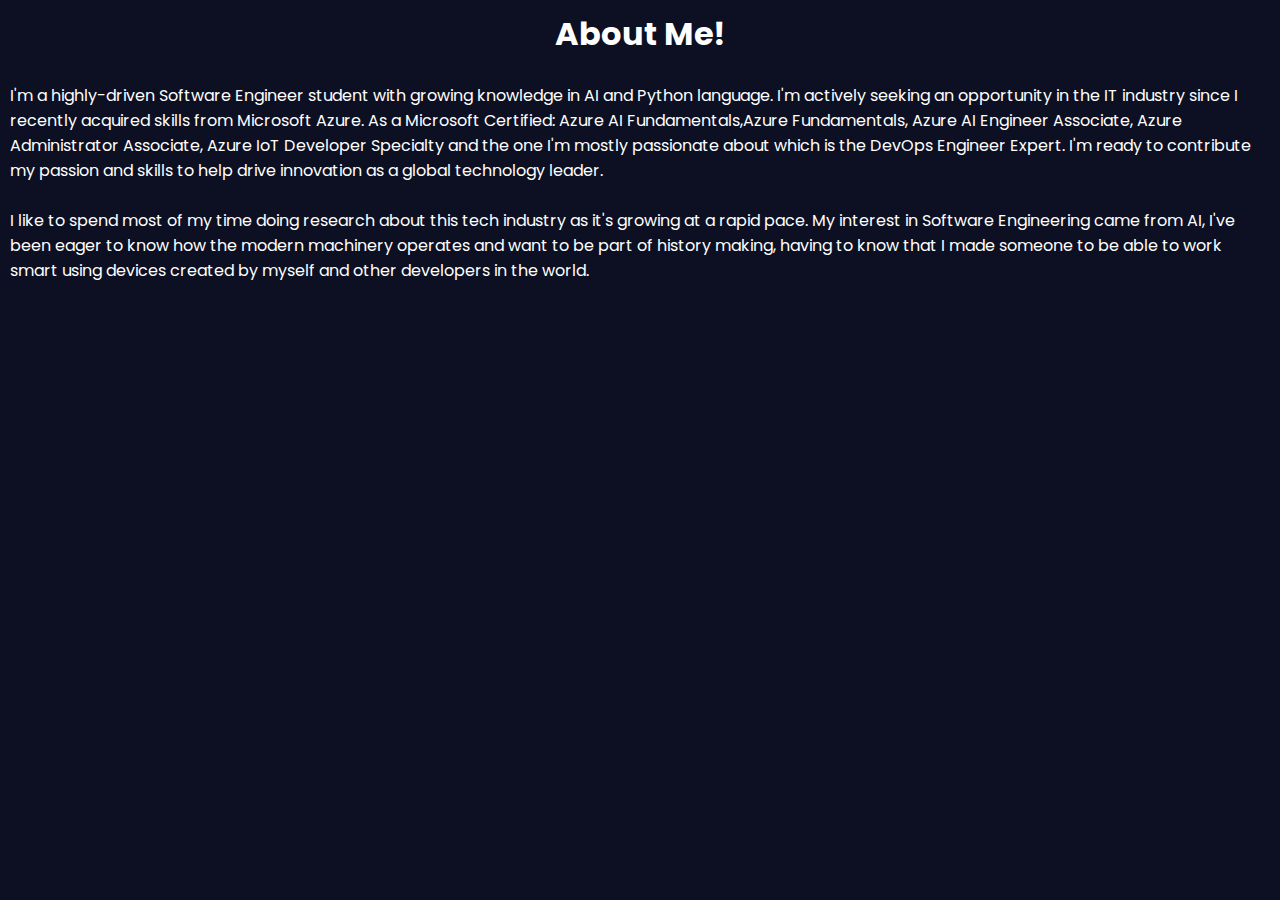
<file: about.html>
<!DOCTYPE html>
<html lang="en">
<head>
    <meta name="viewport" content="width=device-width, initial-scale=1.0">
    <title>About</title>
    <link rel="stylesheet" href="https://cdnjs.cloudflare.com/ajax/libs/font-awesome/4.7.0/css/font-awesome.css"
     integrity="sha512-5A8nwdMOWrSz20fDsjczgUidUBR8liPYU+WymTZP1lmY9G6Oc7HlZv156XqnsgNUzTyMefFTcsFH/tnJE/+xBg=="
     crossorigin="anonymous" referrerpolicy="no-referrer" />

    <style>
        @import url('https://fonts.googleapis.com/css2?family=Poppins:wght@300;400;500;600;700;800;900&display=swap');

        * {
            margin: 0;
            padding: 0;
            box-sizing: border-box;
            font-family: 'Poppins', sans-serif;
        }
        body {
            background: #0c1022;
            color: #fff;
            font-size: 16px;
            margin: 10px;
        }
        body h1 {
            text-align: center;
        }
    </style>
</head>
    
<body>
    <h1>About Me!</h1>
    <br>
    <ul>
        <li>
            I'm a highly-driven Software Engineer student with growing knowledge in AI and Python language.
            I'm actively seeking an opportunity in the IT industry since I recently acquired skills from Microsoft Azure.
            As a Microsoft Certified: Azure AI Fundamentals,Azure Fundamentals, Azure AI Engineer Associate, 
            Azure Administrator Associate, Azure IoT Developer Specialty and the one I'm mostly passionate about
            which is the DevOps Engineer Expert. I'm ready to contribute my passion and skills to help drive innovation 
            as a global technology leader.
        </li>
        <br>
        <li>
            I like to spend most of my time doing research about this tech industry as it's growing at a rapid pace. My
            interest in Software Engineering came from AI, I've been eager to know how the modern machinery operates and want 
            to be part of history making, having to know that I made someone to be able to work smart using devices created 
            by myself and other developers in the world.  
        </li>
    </ul>
    
</body>
</html>
</file>
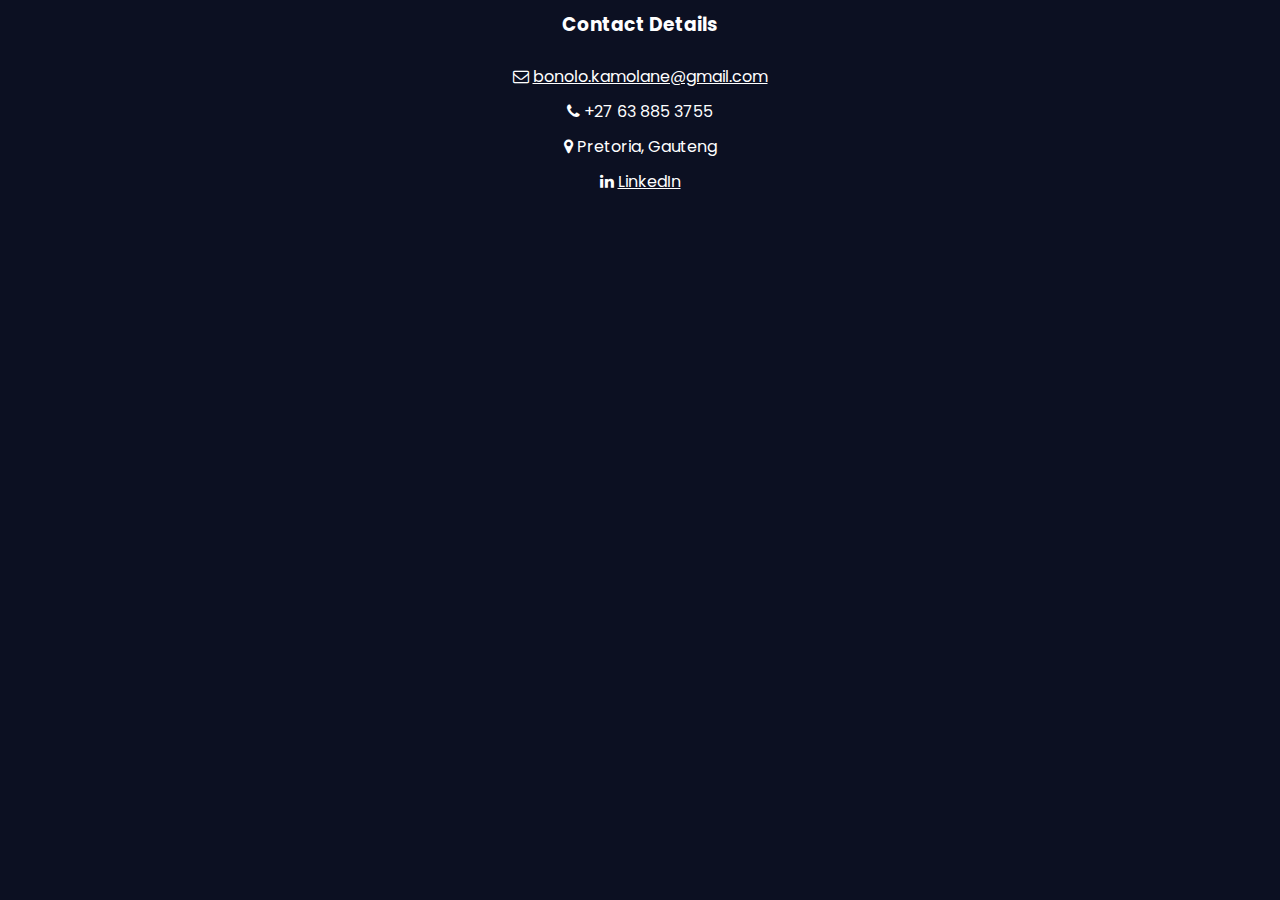
<file: contact.html>
<!DOCTYPE html>
<html lang="en">
<head>
    <meta name="viewport" content="width=device-width, initial-scale=1.0">
    <title>Contact</title>
    <link rel="stylesheet" href="https://cdnjs.cloudflare.com/ajax/libs/font-awesome/4.7.0/css/font-awesome.css"
     integrity="sha512-5A8nwdMOWrSz20fDsjczgUidUBR8liPYU+WymTZP1lmY9G6Oc7HlZv156XqnsgNUzTyMefFTcsFH/tnJE/+xBg=="
     crossorigin="anonymous" referrerpolicy="no-referrer" />
    
    <style>
        @import url('https://fonts.googleapis.com/css2?family=Poppins:wght@300;400;500;600;700;800;900&display=swap');

        * {
            margin: 0;
            padding: 0;
            box-sizing: border-box;
            font-family: 'Poppins', sans-serif;
        }
        body {
            background: #0c1022;
            color: #fff;
            font-size: 16px;
            margin: 10px;
            text-align: center;
        }
        body li {
            margin-bottom: 10px;
        }
        body a {
            color: #fff;
        }
    </style>
</head>

<body>
    <h3 class="title">Contact Details</h3>
    <br>
    <ul>
        <li>
            <span class="icon"><i class="fa fa-envelope-o" aria-hidden="true"></i></span>
            <span class="email"><a href="mailto:bonolo.kamolane@gmail.com">bonolo.kamolane@gmail.com</a></span>
        </li>
        <li>
            <span class="icon"><i class="fa fa-phone" aria-hidden="true"></i></span>
            <span class="phone">+27 63 885 3755</span>
        </li>
        <li>
            <span class="icon"><i class="fa fa-map-marker" aria-hidden="true"></i></span>
            <span class="location">Pretoria, Gauteng</span>
        </li>
        <li>
            <span class="icon"><i class="fa fa-linkedin" aria-hidden="true"></i></span>
            <span class="linkedin"><a href="https://www.linkedin.com/in/bonolo-gaosenkwe-582528267/">LinkedIn</a></span>
        </li>
    </ul>
</body>
</html>
</file>
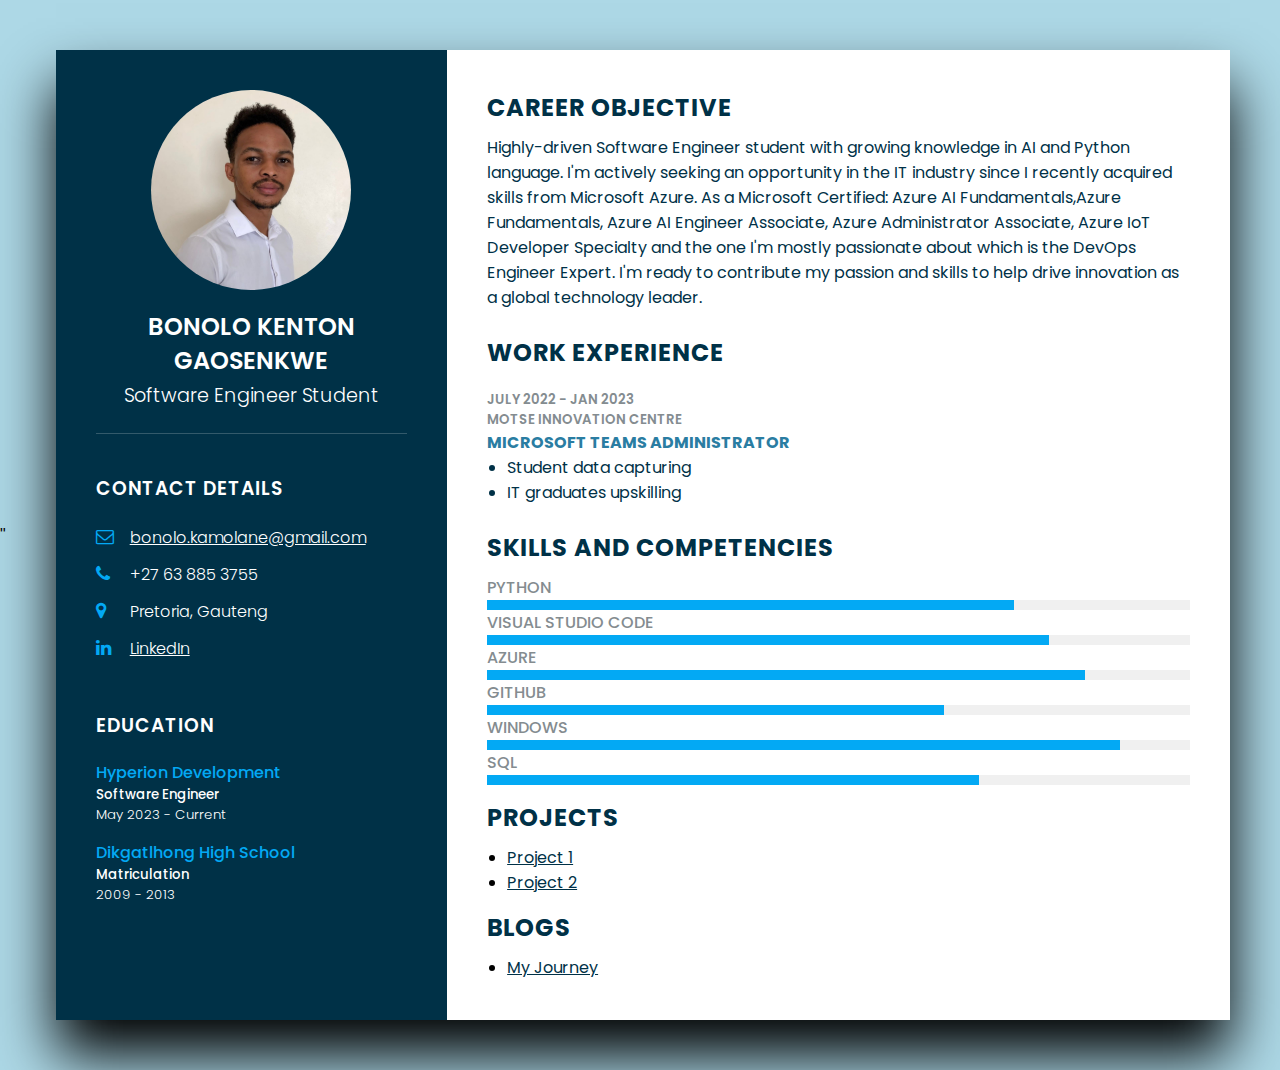
<file: cv.html>
<!DOCTYPE html>
<html lang="en">
<head>
    <meta name="viewport" content="width=device-width, initial-scale=1.0">
    <title>My Online Resume</title>
    <link rel="stylesheet" href="https://cdnjs.cloudflare.com/ajax/libs/font-awesome/4.7.0/css/font-awesome.css"
     integrity="sha512-5A8nwdMOWrSz20fDsjczgUidUBR8liPYU+WymTZP1lmY9G6Oc7HlZv156XqnsgNUzTyMefFTcsFH/tnJE/+xBg=="
     crossorigin="anonymous" referrerpolicy="no-referrer" />"
    <link rel="stylesheet" href="resume.css">
</head>
<body>
    <div class="container">
        <div class="left_side">
            <div class="profileText">
                <div class="imageBx">
                    <img src="Bonolo.jpg" alt="Bonolo">
                </div>
                <h2>BONOLO KENTON GAOSENKWE<br><span>Software Engineer Student</span></h2>
            </div>

            <div class="contact-details">
                <h3 class="title">Contact Details</h3>
                <ul>
                    <li>
                        <span class="icon"><i class="fa fa-envelope-o" aria-hidden="true"></i></span>
                        <span class="email"><a href="mailto:bonolo.kamolane@gmail.com">bonolo.kamolane@gmail.com</a></span>
                    </li>
                    <li>
                        <span class="icon"><i class="fa fa-phone" aria-hidden="true"></i></span>
                        <span class="phone">+27 63 885 3755</span>
                    </li>
                    <li>
                        <span class="icon"><i class="fa fa-map-marker" aria-hidden="true"></i></span>
                        <span class="location">Pretoria, Gauteng</span>
                    </li>
                    <li>
                        <span class="icon"><i class="fa fa-linkedin" aria-hidden="true"></i></span>
                        <span class="linkedin"><a href="https://www.linkedin.com/in/bonolo-gaosenkwe-582528267/">LinkedIn</a></span>
                    </li>
                </ul>
            </div>

            <div class="contact-details education">
                <h3 class="title">EDUCATION</h3>
                <ul>
                    <li>
                        <h4>Hyperion Development</h4>
                        <h5>Software Engineer</h5>
                        <h5>May 2023 - Current</h5>
                    </li>
                    <li>
                        <h4>Dikgatlhong High School</h4>
                        <h5>Matriculation</h5>
                        <h5>2009 - 2013</h5>
                    </li>
                </ul>
            </div>
        </div>

        <div class="right_side">
            <div class="about">
                <h2 class="title2">CAREER OBJECTIVE</h2>
                <p>Highly-driven Software Engineer student with growing knowledge in AI and Python language.
                    I'm actively seeking an opportunity in the IT industry since I recently acquired skills
                    from Microsoft Azure. As a Microsoft Certified: Azure AI Fundamentals,Azure Fundamentals,
                    Azure AI Engineer Associate, Azure Administrator Associate, Azure IoT Developer Specialty
                    and the one I'm mostly passionate about which is the DevOps Engineer Expert. I'm ready to
                    contribute my passion and skills to help drive innovation as a global technology leader.     
                </p>
            </div>
            
            <div class="about">
                <h2 class="title2">WORK EXPERIENCE</h2>
                <div class="box">
                    <div class="company_year">
                        <h5>July 2022 - Jan 2023</h5>
                        <h5>Motse Innovation Centre</h5>
                        <div class="occupation">
                            <h4>Microsoft Teams Administrator</h4>
                            <ul>
                                <li>Student data capturing</li>
                                <li>IT graduates upskilling</li>
                            </ul>
                        </div>  
                    </div>
                </div>
            </div>
            
            <div class="skills-competencies">
                <h2 class="title2">SKILLS AND COMPETENCIES</h2>
                <div class="box">
                    <h4>Python</h4>
                    <div class="percent">
                        <div style="width: 75%;"></div>
                    </div>
                </div>
                <div class="box">
                    <h4>Visual Studio Code</h4>
                    <div class="percent">
                        <div style="width: 80%;"></div>
                    </div>
                </div>
                <div class="box">
                    <h4>Azure</h4>
                    <div class="percent">
                        <div style="width: 85%;"></div>
                    </div>
                </div>
                <div class="box">
                    <h4>GitHub</h4>
                    <div class="percent">
                        <div style="width: 65%;"></div>
                    </div>
                </div>
                <div class="box">
                    <h4>Windows</h4>
                    <div class="percent">
                        <div style="width: 90%;"></div>
                    </div>
                </div>
                <div class="box">
                    <h4>SQL</h4>
                    <div class="percent">
                        <div style="width: 70%;"></div>
                    </div>
                </div>
            </div>
            
            <div class="projects">
                <h2 class="title2">PROJECTS</h2>
                <div class="box">
                    <ul>
                        <li><a href="https://github.com/Kenton961129/Project1">Project 1</a></li>
                        <li><a href="https://github.com/Kenton961129/Project2">Project 2</a></li>
                    </ul>
                </div>
            </div>
            
            <div class="blogs">
                <h2 class="title2">BLOGS</h2>
                <ul>
                    <li><a href="https://myjourney.com/journey">My Journey</a></li>
                </ul>
            </div>
        </div>
    </div>
</body>
</html>

<!--https://www.w3schools.com/cssref/pr_grid.php
https://developer.mozilla.org/en-US/docs/Learn/CSS/Building_blocks
https://www.w3.org/Style/Examples/007/center.en.html
https://developer.mozilla.org/en-US/docs/Learn/CSS/CSS_layout/Responsive_Design
-->
</file>
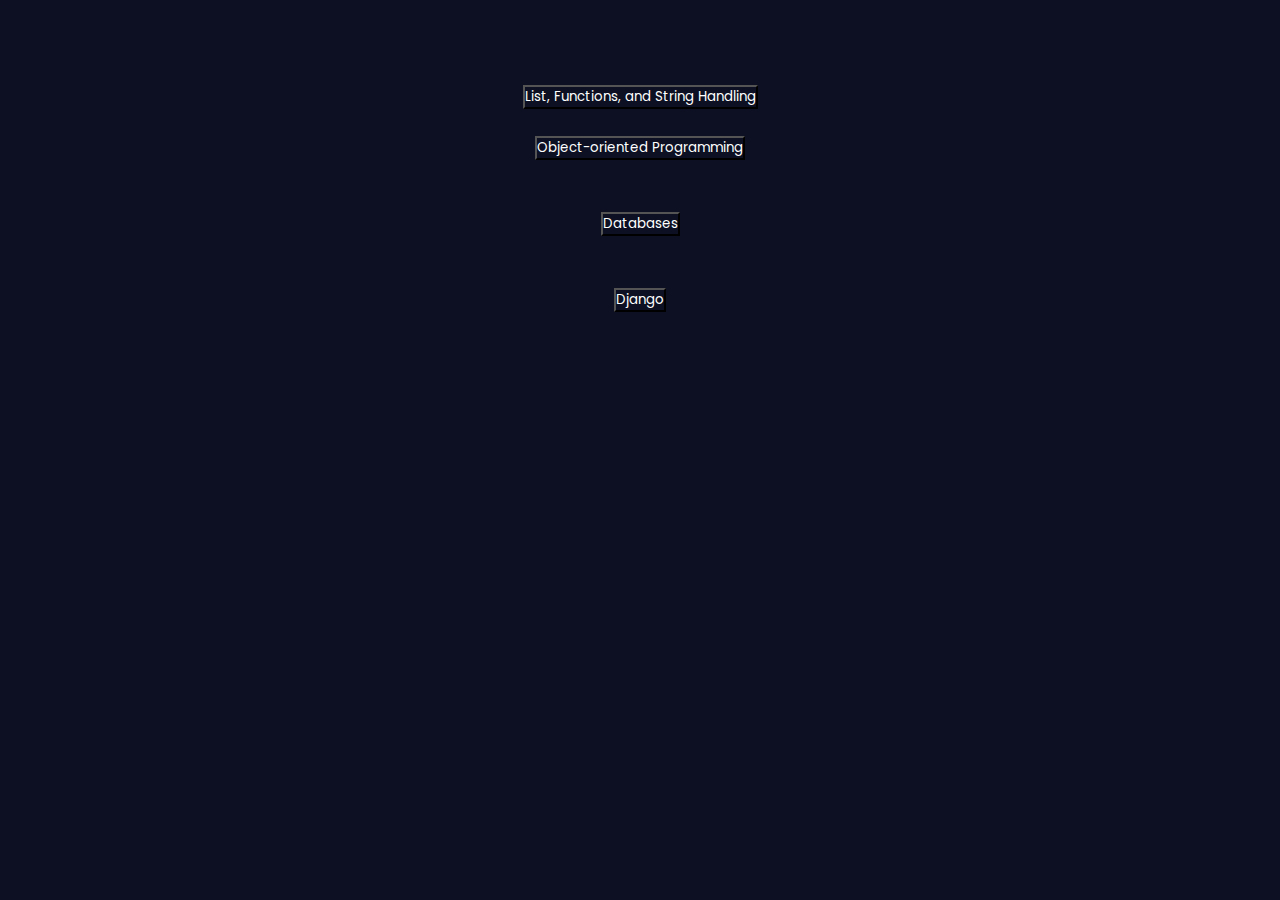
<file: projects.html>
<!DOCTYPE html>
<html lang="en">
<head>
    <meta name="viewport" content="width=device-width, initial-scale=1.0">
    <link href="https://cdn.jsdelivr.net/npm/bootstrap@5.3.0/dist/css/bootstrap.min.css" 
     rel="stylesheet" integrity="sha384-9ndCyUaIbzAi2FUVXJi0CjmCapSmO7SnpJef0486qhLnuZ2cdeRhO02iuK6FUUVM" 
     crossorigin="anonymous">
    <title>Projects</title>
    <link rel="stylesheet" href="https://cdnjs.cloudflare.com/ajax/libs/font-awesome/4.7.0/css/font-awesome.css"
     integrity="sha512-5A8nwdMOWrSz20fDsjczgUidUBR8liPYU+WymTZP1lmY9G6Oc7HlZv156XqnsgNUzTyMefFTcsFH/tnJE/+xBg=="
     crossorigin="anonymous" referrerpolicy="no-referrer" />

    <style>
        @import url('https://fonts.googleapis.com/css2?family=Poppins:wght@300;400;500;600;700;800;900&display=swap');

        * {
            margin: 0;
            padding: 0;
            box-sizing: border-box;
            font-family: 'Poppins', sans-serif;
        }
        body {
            background: #0c1022;
            color: #0c1022;
            font-size: 16px;
            margin: 10px;
            text-align: center;
        }
        .btn-custom {
            background-color: #0c1022;
            color: #fff;
        }
    </style>
</head>

<body>
    <div data-bs-spy="scroll" data-bs-target="" data-bs-root-margin="0px 0px -40%" data-bs-smooth-scroll="true" class="scrollspy-example bg-body-tertiary p-3 rounded-2" tabindex="0">
        <h1>Projects</h1>
        <br>
        <div class="d-grid gap-2">
            <a href="https://github.com/username/project-1">
                <button class="btn btn-custom" type="button">List, Functions, and String Handling</button>
            </a>
            <p>This program is for a small business that can help it to manage tasks assigned to each member of the team.</p>
            
            <a href="https://github.com/username/project-2">
                <button class="btn btn-custom" type="button">Object-oriented Programming</button>
            </a>
            <p>This project is could be used for a real-world problem. Managing a warehouse like perfoming stock-taking,
               to optimise your delivery time and for improved organisation.</p>

            <a href="https://github.com/username/project-3">
                <button class="btn btn-custom" type="button">Databases</button>
            </a>
            <p>This is a program for a bookstore. The program allows the clerk to enter data about new books into the database,
                update book information, delete books from the database and search to find the availability of books in the database.</p>
            
            <a href="https://github.com/username/project-4">
                <button class="btn btn-custom" type="button">Django</button>
            </a>
            <p>Built a small band website using Django and a bit of bootstrap5. Website has a database-driven component.</p>
        </div>
      </div>
</body>
</html>
</file>
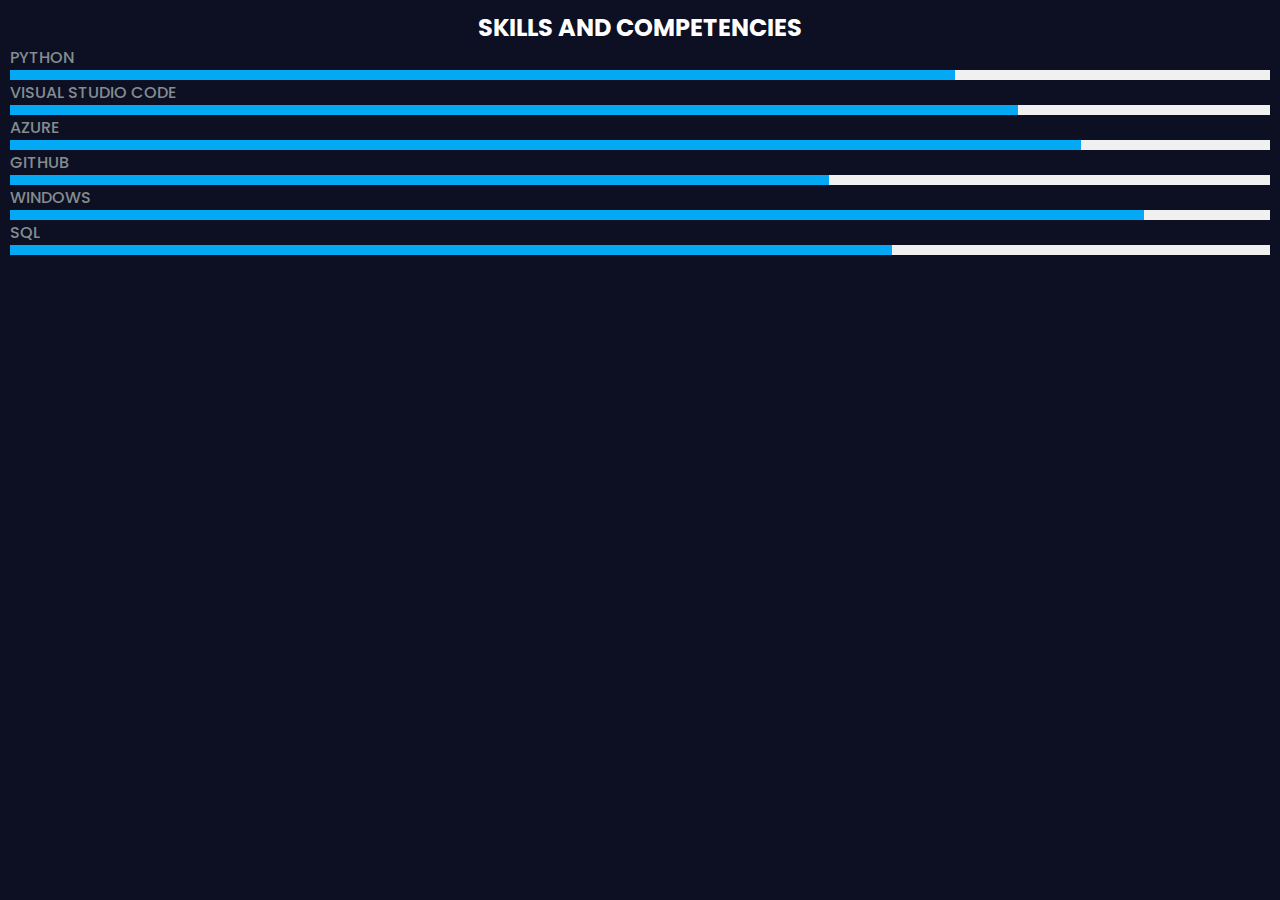
<file: skills.html>
<!DOCTYPE html>
<html lang="en">
<head>
    <meta name="viewport" content="width=device-width, initial-scale=1.0">
    <title>Skills</title>
    <link rel="stylesheet" href="https://cdnjs.cloudflare.com/ajax/libs/font-awesome/4.7.0/css/font-awesome.css"
     integrity="sha512-5A8nwdMOWrSz20fDsjczgUidUBR8liPYU+WymTZP1lmY9G6Oc7HlZv156XqnsgNUzTyMefFTcsFH/tnJE/+xBg=="
     crossorigin="anonymous" referrerpolicy="no-referrer" />

    <style>
        @import url('https://fonts.googleapis.com/css2?family=Poppins:wght@300;400;500;600;700;800;900&display=swap');

        * {
            margin: 0;
            padding: 0;
            box-sizing: border-box;
            font-family: 'Poppins', sans-serif;
        }
        body {
            background: #0c1022;
            color: #fff;
            font-size: 16px;
            margin: 10px;
        }
        .title2 {
            text-align: center;
        }
        .skills 
        {
            position: relative;
            width: 100%;
            display: grid;
            grid-template-columns: 150px 1fr;
            justify-content: center;
            align-items: center;
        }
        .skills-competencies .box h4
        {
            text-transform: uppercase;
            color: #848c90;
            font-weight: 500;
        }
        .skills-competencies .box .percent 
        {
            position: relative;
            width: 100%;
            height: 10px;
            background: #f0f0f0;
        }
        .skills-competencies .box .percent div
        {
            position: absolute;
            top: 0;
            left: 0;
            height: 100%;
            background: #03a9f4;
        }
    </style>
</head>

<body>
    <div class="skills-competencies">
        <h2 class="title2">SKILLS AND COMPETENCIES</h2>
        <div class="box">
            <h4>Python</h4>
            <div class="percent">
                <div style="width: 75%;"></div>
            </div>
        </div>
        <div class="box">
            <h4>Visual Studio Code</h4>
            <div class="percent">
                <div style="width: 80%;"></div>
            </div>
        </div>
        <div class="box">
            <h4>Azure</h4>
            <div class="percent">
                <div style="width: 85%;"></div>
            </div>
        </div>
        <div class="box">
            <h4>GitHub</h4>
            <div class="percent">
                <div style="width: 65%;"></div>
            </div>
        </div>
        <div class="box">
            <h4>Windows</h4>
            <div class="percent">
                <div style="width: 90%;"></div>
            </div>
        </div>
        <div class="box">
            <h4>SQL</h4>
            <div class="percent">
                <div style="width: 70%;"></div>
            </div>
        </div>
    </div>
</body>
</html>
</file>
<file: resume.css>
/* resume.css */
@import url("https://fonts.googleapis.com/css?family=Poppins:200,300,400,500,600,700,800,900&display=swap");
*
{
    margin: 0;
    padding: 0;
    box-sizing: border-box;
    font-family: 'Poppins', sans-serif;
}
body {
    font-family: Arial, sans-serif;
    background-color: lightblue;
    display: flex;
    justify-content: center;
    align-items: center;
    min-height: 100vh;
}
.container
{
    position: relative;
    width: 100%;
    max-height: 1000px;
    min-height: 100px;
    background: #fff;
    margin: 50px;
    display: grid;
    grid-template-columns: 1fr 2fr;
    box-shadow: 0 35px 55px rgba(0, 0, 0, 1)
}
.container .left_side
{
    position: relative;
    background: #003147;
    padding: 40px;
}
.profileText
{
    position: relative;
    display: flex;
    flex-direction: column;
    align-items: center;
    padding-bottom: 20px;
    border-bottom: 1px solid rgba(255,255,255,0.2);
}
.profileText .imageBx
{
    position: relative;
    width: 200px;
    height: 200px;
    border-radius: 50%;
    overflow: hidden;
}
.profileText .imageBx img
{
    position: absolute;
    top: 0;
    left: 0;
    width: 100;
    height: 100%;
    object-fit: cover;
}
.profileText h2
{
    color: #fff;
    font-size: 1.5em;
    margin-top: 20px;
    text-align: center;
    font-weight: 600;
    line-height: 1.4em;
}
.profileText h2 span
{
   font-size: 0.8em;
   font-weight: 300;
}
.contact-details
{
    padding-top: 40px;
}
.title
{
    color: #fff;
    text-transform: uppercase;
    font-weight: 600;
    letter-spacing: 1px;
    margin-bottom: 20px;
}
.contact-details ul
{
    position: relative;
}
.contact-details ul li
{
    position: relative;
    color: #fff;
    list-style: none;
    margin: 10px 0;
    cursor: pointer;
}
.contact-details ul li .icon
{
    display: inline-block;
    width: 30px;
    font-size: 18px;
    color: #03a9f4;
}
.contact-details ul li span
{
    color: #fff;
    font-weight: 300;
}
.contact-details a
{
    color: #fff;
}
.contact-details.education li
{
    margin-bottom: 15px;
}
.contact-details.education h4
{
    color: #03a9f4;
    font-weight: 500;
}
.contact-details.education h5:nth-child(2)
{
    color: #fff;
    font-weight: 500;
}
.contact-details.education h5
{
    color: #fff;
    font-weight: 300;
}
.container .right_side
{
    position: relative;
    background: #fff;
    padding: 40px;
}
.about
{
    margin-bottom: 25px;
}
.about:last-child
{
    margin-bottom: 0;
}
.title2
{
    color: #003147;
    letter-spacing: 1px;
    margin-bottom: 10px;
}
p 
{
    color: #003147;
}
.about .box 
{
   display: flex;
   flex-direction: row;
   margin: 20px 0; 
}
.about .box .company_year
{
    min-width: 150px;
}
.about .box .company_year h5
{
    text-transform: uppercase;
    color: #848c90;
    font-weight: 600; 
}
.about .box .occupation h4 
{
    text-transform: uppercase;
    color: #2a7da2;
    font-size: 16px;
}
.about .box .occupation ul
{
    color: #003147;
    margin: 0;
    padding-left: 20px;
    
}
.skills 
{
    position: relative;
    width: 100%;
    display: grid;
    grid-template-columns: 150px 1fr;
    justify-content: center;
    align-items: center;
}
.skills-competencies .box h4
{
    text-transform: uppercase;
    color: #848c90;
    font-weight: 500;
}
.skills-competencies .box .percent 
{
    position: relative;
    width: 100%;
    height: 10px;
    background: #f0f0f0;
}
.skills-competencies .box .percent div
{
    position: absolute;
    top: 0;
    left: 0;
    height: 100%;
    background: #03a9f4;
}
.projects
{
    margin-top: 15px;
}
.projects .box ul
{
    margin: 0;
    padding-left: 20px;   
}
.projects a
{
    color: #003147;
}
.blogs
{
    margin-top: 15px;
}
.blogs ul
{
    margin: 0;
    padding-left: 20px
}
.blogs a
{
    color: #003147;  
}
</file>
